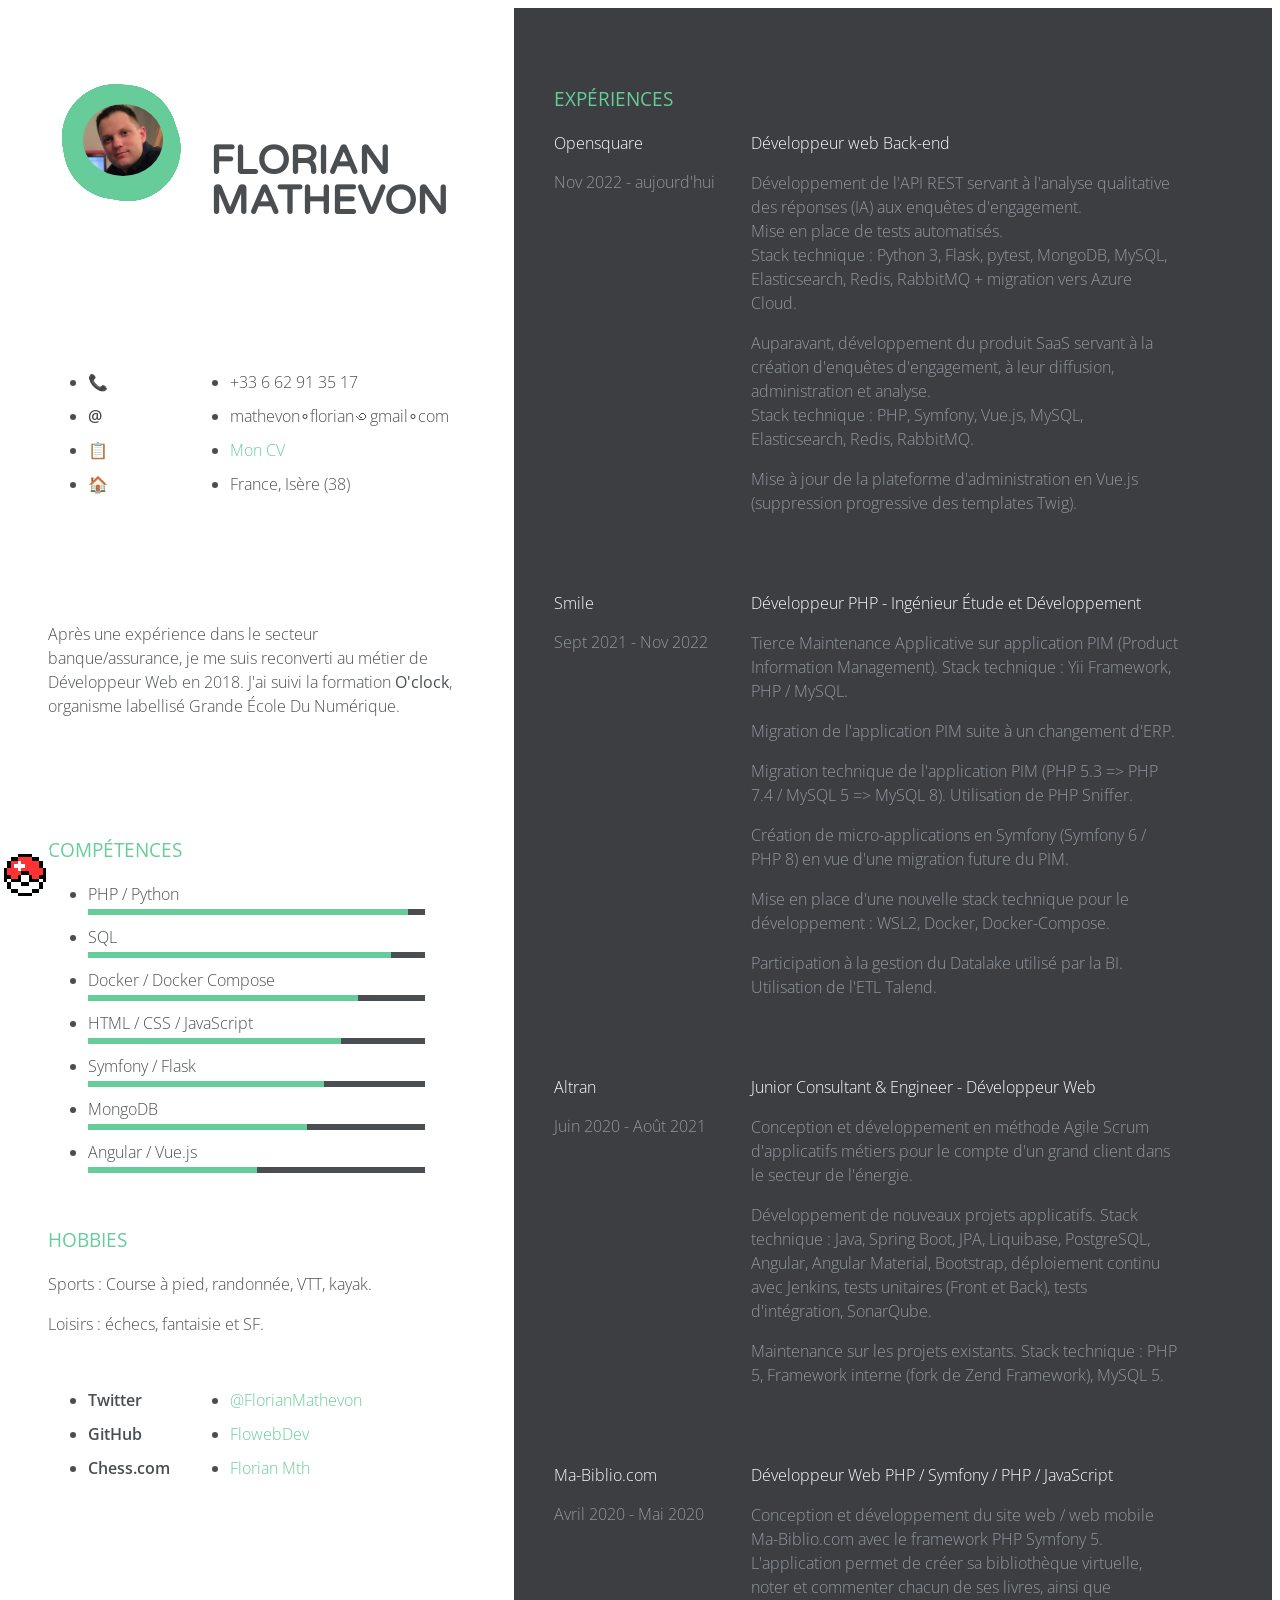
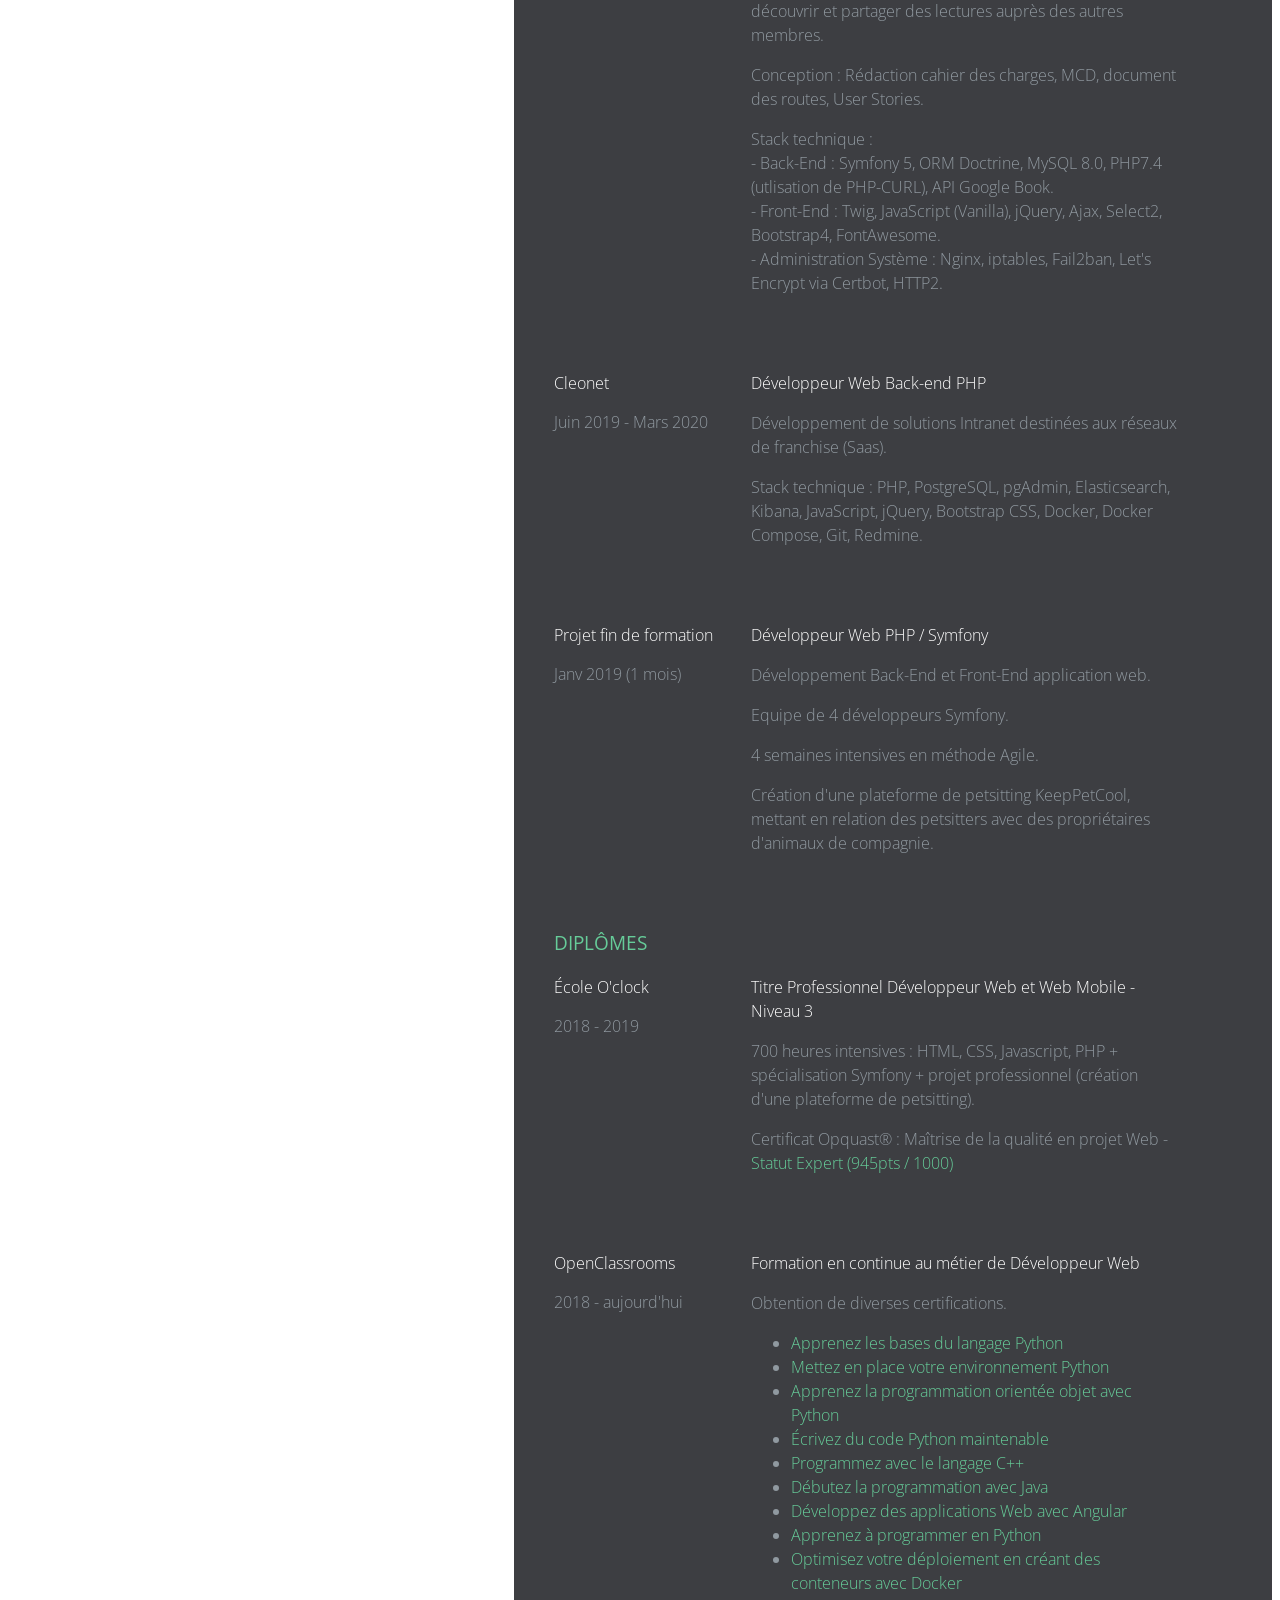
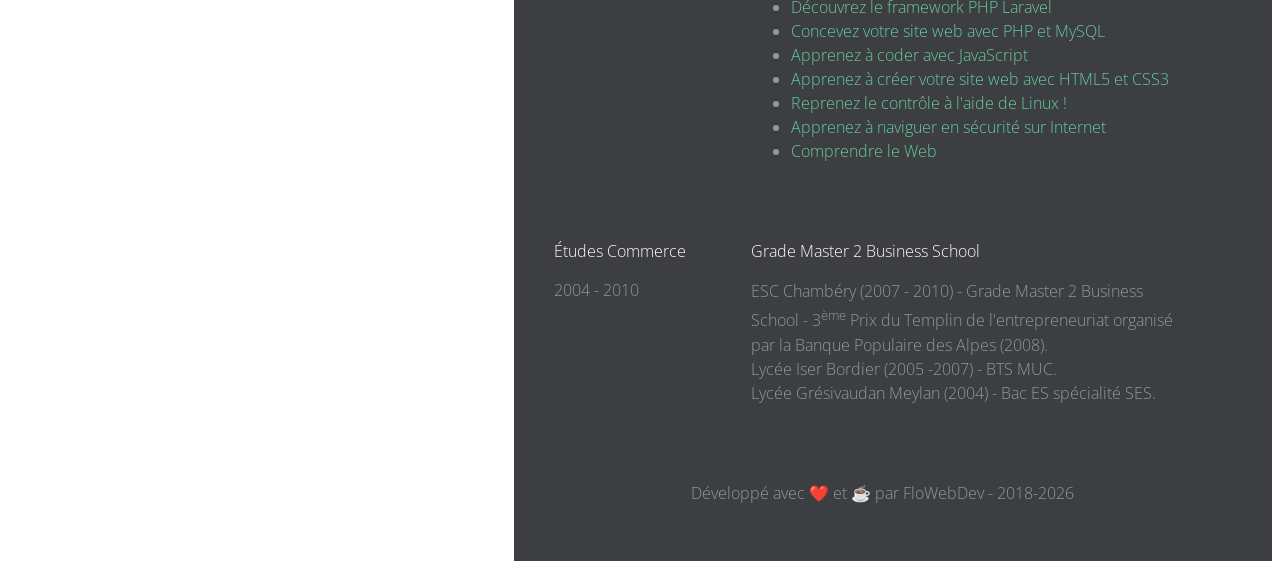
<file: index.html>
<!DOCTYPE html>
<html lang="fr">

<head>
    <meta charset="UTF-8">
    <meta name="viewport" content="width=device-width, initial-scale=1.0">
    <title>Florian Mathevon - Développeur Web PHP Python Javascript</title>
    <link rel="shortcut icon" href="/favicon.ico" type="image/x-icon">
    <link rel="stylesheet" href="/assets/css/style.css">
    <link rel="stylesheet" href="/assets/css/pixel_art.css">
    <meta name="description"
        content="Florian Mathevon - Développeur Web PHP Symfony Python Flask JavaScript Docker SQL MongoDB - Isère Grenoble">
    <meta name="keywords"
        content="développeur web, developpeur web, back-end, front-end, full-stack, fullstack, html, css, php, python, js, javascript, dev web, symfony, flask, pytest, grenoble, rhône-alpes, rhone-alpes, rhône alpes, rhone alpes">
</head>

<body>

    <div id="pixelArt"></div>

    <div class="resume-wrapper">
        <section class="profile section-padding">
            <div class="container">
                <div class="picture-resume-wrapper">
                    <div class="picture-resume">
                        <span><img src="/assets/media/florian-mathevon.webp" alt="" /></span>
                        <svg version="1.1" viewBox="0 0 350 350">

                            <defs>
                                <filter id="goo">
                                    <feGaussianBlur in="SourceGraphic" stdDeviation="8" result="blur" />
                                    <feColorMatrix in="blur" mode="matrix"
                                        values="1 0 0 0 0  0 1 0 0 0  0 0 1 0 0  0 0 0 21 -9" result="cm" />
                                </filter>
                            </defs>


                            <g filter="url(#goo)">

                                <circle id="main_circle" class="st0" cx="171.5" cy="175.6" r="130" />

                                <circle class="bubble0 st1" cx="171.5" cy="175.6" r="122.7" />
                                <circle class="bubble1 st1" cx="171.5" cy="175.6" r="122.7" />
                                <circle class="bubble2 st1" cx="171.5" cy="175.6" r="122.7" />
                                <circle class="bubble3 st1" cx="171.5" cy="175.6" r="122.7" />
                                <circle class="bubble4 st1" cx="171.5" cy="175.6" r="122.7" />
                                <circle class="bubble5 st1" cx="171.5" cy="175.6" r="122.7" />
                                <circle class="bubble6 st1" cx="171.5" cy="175.6" r="122.7" />
                                <circle class="bubble7 st1" cx="171.5" cy="175.6" r="122.7" />
                                <circle class="bubble8 st1" cx="171.5" cy="175.6" r="122.7" />
                                <circle class="bubble9 st1" cx="171.5" cy="175.6" r="122.7" />
                                <circle class="bubble10 st1" cx="171.5" cy="175.6" r="122.7" />

                            </g>
                        </svg>
                    </div>
                    <div class="clearfix"></div>
                </div>
                <div class="name-wrapper">
                    <h1>Florian <br />Mathevon</h1>
                </div>
                <div class="clearfix"></div>
                <div class="contact-info clearfix">
                    <ul class="list-titles">
                        <li>📞</li>
                        <li>@</li>
                        <li>📋</li>
                        <li>🏠</li>
                    </ul>
                    <ul class="list-content ">
                        <li>+33 6 62 91 35 17</li>
                        <li>mathevon∘florian꩜gmail∘com</li>
                        <li><a href="https://www.doyoubuzz.com/florian-mathevon" , target="_blank">Mon CV</a></li>
                        <li>France, Isère (38)</li>
                    </ul>
                </div>

                <div class="contact-presentation">
                    <p>Après une expérience dans le secteur banque/assurance, je me suis reconverti au métier de
                        Développeur Web en 2018. J'ai suivi la formation <span class="bold">O'clock</span>, organisme
                        labellisé Grande École Du Numérique.</p>
                </div>

                <div class="skills-hobbies clearfix">
                    <div class="section-wrapper clearfix">
                        <h3 class="section-title">Compétences</h3>
                        <ul>
                            <li class="skill-percentage">PHP / Python</li>
                            <li class="skill-percentage">SQL</li>
                            <li class="skill-percentage">Docker / Docker Compose</li>
                            <li class="skill-percentage">HTML / CSS / JavaScript</li>
                            <li class="skill-percentage">Symfony / Flask</li>
                            <li class="skill-percentage">MongoDB</li>
                            <li class="skill-percentage">Angular / Vue.js</li>
                        </ul>

                    </div>

                    <div class="section-wrapper clearfix">
                        <h3 class="section-title">Hobbies</h3>
                        <p>Sports : Course à pied, randonnée, VTT, kayak.</p>

                        <p>Loisirs : échecs, fantaisie et SF.</p>
                    </div>
                </div>

                <div class="contact-social clearfix">
                    <ul class="list-titles">
                        <li>Twitter</li>
                        <li>GitHub</li>
                        <li>Chess.com</li>
                    </ul>
                    <ul class="list-content">
                        <li><a href="https://x.com/florianmathevon" target="_blank" rel="nofollow">@FlorianMathevon</a>
                        </li>
                        <li><a href="https://github.com/FloWebDev" target="_blank">FlowebDev</a></li>
                        <li><a href="https://www.chess.com/member/jurachesspark" target="_blank" rel="nofollow">Florian
                                Mth</a></li>
                    </ul>
                </div>
            </div>
        </section>

        <section class="experience section-padding">
            <div class="container">
                <h3 class="experience-title">Expériences</h3>

                <div class="experience-wrapper">
                    <div class="company-wrapper clearfix">
                        <div class="experience-title">Opensquare</div>
                        <div class="time">Nov 2022 - aujourd'hui</div>
                    </div>

                    <div class="job-wrapper clearfix">
                        <div class="experience-title">Développeur web Back-end</div>
                        <div class="company-description">
                            <p>
                                Développement de l'API REST servant à l'analyse qualitative des réponses (IA) aux
                                enquêtes d'engagement. <br>
                                Mise en place de tests automatisés.<br>
                                Stack technique : Python 3, Flask, pytest, MongoDB, MySQL, Elasticsearch, Redis,
                                RabbitMQ + migration vers Azure Cloud.
                            </p>
                            <p>
                                Auparavant, développement du produit SaaS servant à la création d'enquêtes
                                d'engagement, à leur diffusion, administration et analyse.<br>
                                Stack technique : PHP, Symfony, Vue.js, MySQL, Elasticsearch, Redis, RabbitMQ.<br>
                            </p>
                            <p>
                                Mise à jour de la plateforme d'administration en Vue.js (suppression progressive des
                                templates Twig).
                            </p>
                        </div>
                    </div>

                    <div class="company-wrapper clearfix">
                        <div class="experience-title">Smile</div>
                        <div class="time">Sept 2021 - Nov 2022</div>
                    </div>

                    <div class="job-wrapper clearfix">
                        <div class="experience-title">Développeur PHP - Ingénieur Étude et Développement</div>
                        <div class="company-description">
                            <p>Tierce Maintenance Applicative sur application PIM (Product Information Management).
                                Stack technique : Yii Framework, PHP / MySQL.</p>
                            <p>Migration de l'application PIM suite à un changement d'ERP.</p>
                            <p>Migration technique de l'application PIM (PHP 5.3 => PHP 7.4 / MySQL 5 => MySQL 8).
                                Utilisation de PHP Sniffer.</p>
                            <p>Création de micro-applications en Symfony (Symfony 6 / PHP 8) en vue d'une migration
                                future du PIM.</p>
                            <p>Mise en place d'une nouvelle stack technique pour le développement : WSL2, Docker,
                                Docker-Compose.</p>
                            <p>Participation à la gestion du Datalake utilisé par la BI. Utilisation de l'ETL Talend.
                            </p>
                        </div>
                    </div>

                    <div class="company-wrapper clearfix">
                        <div class="experience-title">Altran</div>
                        <div class="time">Juin 2020 - Août 2021</div>
                    </div>

                    <div class="job-wrapper clearfix">
                        <div class="experience-title">Junior Consultant & Engineer - Développeur Web</div>
                        <div class="company-description">
                            <p>Conception et développement en méthode Agile Scrum d'applicatifs métiers pour le compte
                                d'un grand client dans le secteur de l'énergie.</p>
                            <p>Développement de nouveaux projets applicatifs. Stack technique : Java, Spring Boot, JPA,
                                Liquibase, PostgreSQL, Angular, Angular Material, Bootstrap, déploiement continu avec
                                Jenkins, tests unitaires (Front et Back), tests d'intégration, SonarQube.</p>
                            <p>Maintenance sur les projets existants. Stack technique : PHP 5, Framework interne (fork
                                de Zend Framework), MySQL 5.</p>
                        </div>
                    </div>


                    <div class="company-wrapper clearfix">
                        <div class="experience-title">Ma-Biblio.com</div>
                        <div class="time">Avril 2020 - Mai 2020</div>
                    </div>

                    <div class="job-wrapper clearfix">
                        <div class="experience-title">Développeur Web PHP / Symfony / PHP / JavaScript</div>
                        <div class="company-description">
                            <p>Conception et développement du site web / web mobile Ma-Biblio.com avec le framework PHP
                                Symfony 5.<br>
                                L'application permet de créer sa bibliothèque virtuelle, noter et commenter chacun de
                                ses livres, ainsi que découvrir et partager des lectures auprès des autres membres.</p>
                            <p>Conception : Rédaction cahier des charges, MCD, document des routes, User Stories.</p>
                            <p>
                                Stack technique :<br>
                                - Back-End : Symfony 5, ORM Doctrine, MySQL 8.0, PHP7.4 (utlisation de PHP-CURL), API
                                Google Book.<br>
                                - Front-End : Twig, JavaScript (Vanilla), jQuery, Ajax, Select2, Bootstrap4,
                                FontAwesome.<br>
                                - Administration Système : Nginx, iptables, Fail2ban, Let's Encrypt via Certbot, HTTP2.
                            </p>
                        </div>
                    </div>

                    <div class="company-wrapper clearfix">
                        <div class="experience-title">Cleonet</div>
                        <div class="time">Juin 2019 - Mars 2020</div>
                    </div>

                    <div class="job-wrapper clearfix">
                        <div class="experience-title">Développeur Web Back-end PHP</div>
                        <div class="company-description">
                            <p>Développement de solutions Intranet destinées aux réseaux de franchise (Saas).</p>
                            <p>Stack technique : PHP, PostgreSQL, pgAdmin, Elasticsearch, Kibana, JavaScript, jQuery,
                                Bootstrap CSS, Docker, Docker Compose, Git, Redmine.</p>
                        </div>
                    </div>

                    <div class="company-wrapper clearfix">
                        <div class="experience-title">Projet fin de formation</div>
                        <div class="time">Janv 2019 (1 mois)</div>
                    </div>

                    <div class="job-wrapper clearfix">
                        <div class="experience-title">Développeur Web PHP / Symfony</div>
                        <div class="company-description">
                            <p>Développement Back-End et Front-End application web.</p>
                            <p>Equipe de 4 développeurs Symfony.</p>
                            <p>4 semaines intensives en méthode Agile.</p>
                            <p>Création d'une plateforme de petsitting KeepPetCool, mettant en relation des petsitters
                                avec des propriétaires d'animaux de compagnie.</p>
                        </div>
                    </div>
                </div>

                <div class="experience-wrapper">
                    <h3 class="experience-title">Diplômes</h3>
                    <div class="company-wrapper clearfix">
                        <div class="experience-title">École O'clock</div>
                        <div class="time">2018 - 2019</div>
                    </div>

                    <div class="job-wrapper clearfix">
                        <div class="experience-title">Titre Professionnel Développeur Web et Web Mobile - Niveau 3</div>
                        <div class="company-description">
                            <p>
                                700 heures intensives : HTML, CSS, Javascript, PHP + spécialisation Symfony + projet
                                professionnel (création d'une plateforme de petsitting).
                            </p>
                            <p>
                                Certificat Opquast® : Maîtrise de la qualité en projet Web - <a
                                    href="https://directory.opquast.com/fr/certificat/LE5092/" target="_blank"
                                    rel="nofollow">Statut
                                    Expert
                                    (945pts / 1000)</a>
                            </p>
                        </div>
                    </div>


                    <div class="company-wrapper clearfix">
                        <div class="experience-title">OpenClassrooms</div>
                        <div class="time">2018 - aujourd'hui</div>
                    </div>

                    <div class="job-wrapper clearfix">
                        <div class="experience-title">Formation en continue au métier de Développeur Web</div>
                        <div class="company-description">
                            <p>
                                Obtention de diverses certifications.
                            </p>
                            <p>
                            <ul>
                                <li>
                                    <a href="https://openclassrooms.com/fr/course-certificates/1858005111"
                                        target="_blank" rel="nofollow">Apprenez les bases du langage Python</a>
                                </li>
                                <li>
                                    <a href="https://openclassrooms.com/fr/course-certificates/8295646132"
                                        target="_blank" rel="nofollow">Mettez en place votre environnement Python</a>
                                </li>
                                <li>
                                    <a href="https://openclassrooms.com/fr/course-certificates/3585069838"
                                        target="_blank" rel="nofollow">Apprenez la programmation orientée objet avec
                                        Python</a>
                                </li>
                                <li>
                                    <a href="https://openclassrooms.com/fr/course-certificates/5396952848"
                                        target="_blank" rel="nofollow">Écrivez du code Python maintenable</a>
                                </li>
                                <li>
                                    <a href="https://openclassrooms.com/fr/course-certificates/4377835770"
                                        target="_blank" rel="nofollow">Programmez avec le langage C++</a>
                                </li>
                                <li>
                                    <a href="https://openclassrooms.com/fr/course-certificates/3795151866"
                                        target="_blank" rel="nofollow">Débutez la programmation avec Java</a>
                                </li>
                                <li>
                                    <a href="https://openclassrooms.com/fr/course-certificates/6418352261"
                                        target="_blank" rel="nofollow">Développez des applications Web avec Angular</a>
                                </li>
                                <li>
                                    <a href="https://openclassrooms.com/fr/course-certificates/1593964973"
                                        target="_blank" rel="nofollow">Apprenez à programmer en Python</a>
                                </li>
                                <li>
                                    <a href="https://openclassrooms.com/fr/course-certificates/2082674426"
                                        target="_blank" rel="nofollow">Optimisez
                                        votre déploiement en créant des conteneurs avec Docker</a>
                                </li>
                                <li>
                                    <a href="https://openclassrooms.com/fr/course-certificates/5578885542"
                                        target="_blank" rel="nofollow">Découvrez le framework PHP Laravel
                                    </a>
                                </li>
                                <li>
                                    <a href="https://openclassrooms.com/fr/course-certificates/9059563270"
                                        target="_blank" rel="nofollow">Concevez votre site web avec PHP et MySQL</a>
                                </li>
                                <li>
                                    <a href="https://openclassrooms.com/fr/course-certificates/6616527759"
                                        target="_blank" rel="nofollow">Apprenez à coder avec JavaScript</a>
                                </li>
                                <li>
                                    <a href="https://openclassrooms.com/fr/course-certificates/6872450412"
                                        target="_blank" rel="nofollow">Apprenez à créer votre site web avec HTML5 et
                                        CSS3</a>
                                </li>
                                <li>
                                    <a href="https://openclassrooms.com/fr/course-certificates/7803043480"
                                        target="_blank" rel="nofollow">Reprenez le contrôle à l'aide de Linux !</a>
                                </li>
                                <li>
                                    <a href="https://openclassrooms.com/fr/course-certificates/8086033076"
                                        target="_blank" rel="nofollow">Apprenez à naviguer en sécurité sur Internet</a>
                                </li>
                                <li>
                                    <a href="https://openclassrooms.com/fr/course-certificates/4884366396"
                                        target="_blank" rel="nofollow">Comprendre le Web</a>
                                </li>
                            </ul>
                            </p>
                        </div>
                    </div>

                    <div class="company-wrapper clearfix">
                        <div class="experience-title">Études Commerce</div>
                        <div class="time">2004 - 2010</div>
                    </div>

                    <div class="job-wrapper clearfix">
                        <div class="experience-title">Grade Master 2 Business School</div>
                        <div class="company-description">
                            <p>
                                ESC Chambéry (2007 - 2010) - Grade Master 2 Business School - 3<sup>ème</sup> Prix du
                                Templin de l'entrepreneuriat organisé par la Banque Populaire des Alpes (2008).<br>
                                Lycée Iser Bordier (2005 -2007) - BTS MUC.<br>
                                Lycée Grésivaudan Meylan (2004) - Bac ES spécialité SES.
                            </p>
                        </div>
                    </div>
                </div>

                <p>
                    Développé avec ❤️ et ☕ par FloWebDev - 2018-<span id="currentYear"></span>
                </p>

            </div>

        </section>
    </div>

    <script src="/assets/js/TweenMax.min.js"></script>
    <script src="/assets/js/app.js"></script>

</body>

</html>
</file>
<file: assets/css/style.css>
@import url(https://fonts.googleapis.com/css?family=Varela+Round);
 @import url(https://fonts.googleapis.com/css?family=Open+Sans:400,300,600,700);
 *, *::after, *::before {
	 box-sizing: border-box;
}
 html, body {
	 height: 100%;
}
 body {
	 font-family: 'Open Sans', sans-serif;
	 font-size: 16px;
	 line-height: 1.5em;
}
 a {
	 color: #6c9;
	 text-decoration: none;
}
 .clearfix::after, .clearfix::before {
	 content: " ";
	 display: table;
}
 .clearfix::after {
	 clear: both;
}
 .bold {
	 color: #4a4e51;
	 font-weight: 400;
}
 .resume-wrapper {
	 position: relative;
	 text-align: center;
	 height: 100%;
}
 .container {
	 min-height: 600px;
}
 .profile {
	 background: #fff;
	 width: 40%;
	 float: left;
	 color: #4a4e51;
	 /* color: #9099a0; */
}
 @media (max-width: 850px) {
	 .profile {
		 width: 100%;
	}
}
 .profile .name-wrapper {
	 float: left;
	 width: 60%;
}
 .profile h1 {
	 font-size: 2.5em;
	 text-align: left;
	 font-family: 'Varela Round', sans-serif;
	 color: #4a4e51;
	 text-transform: uppercase;
	 line-height: 1em;
	 padding-top: 40px;
}
 @media (max-width: 1200px) {
	 .profile h1 {
		 padding-top: 20px;
	}
}
 @media (max-width: 450px) {
	 .profile h1 {
		 font-size: 1.8em;
		 padding-top: 20px;
	}
}
 .profile li {
	 margin-bottom: 10px;
}
 .profile .picture-resume-wrapper {
	 width: 40%;
	 display: block;
	 float: left;
}
 @media (max-width: 1200px) {
	 .profile .picture-resume-wrapper {
		 width: 100%;
	}
}
 .profile .picture-resume {
	 width: 220px;
	 height: 220px;
	 background-size: cover;
	 border-radius: 50%;
	 margin-right: 0px;
	 display: table;
	 position: relative;
	 vertical-align: middle;
}
 .profile .picture-resume span {
	 display: table-cell;
	 vertical-align: middle;
	 position: relative;
	 margin: 0 auto;
	 z-index: 10;
	 text-align: center;
}
 .profile .picture-resume img {
	 border-radius: 50%;
	 width: 130px;
}
 @media (max-width: 1500px) {
	 .profile .picture-resume img {
		 width: 80px;
	}
}
 @media (max-width: 1200px) {
	 .profile .picture-resume img {
		 width: 120px;
		 height: 120px;
	}
}
 @media (max-width: 1500px) {
	 .profile .picture-resume {
		 width: 150px;
		 height: 150px;
	}
}
 @media (max-width: 1200px) {
	 .profile .picture-resume {
		 width: 200px;
		 height: 200px;
	}
}
 @media (max-width: 450px) {
	 .profile .picture-resume {
		 width: 180px;
		 height: 180px;
	}
}
 .profile .contact-info {
	 margin-top: 100px;
	 font-weight: 300;
}
 @media (max-width: 1200px) {
	 .profile .contact-info {
		 margin-top: 70px;
	}
}
 @media (max-width: 450px) {
	 .profile .contact-info {
		 margin-top: 50px;
	}
}
 .profile .list-titles {
	 float: left;
	 text-align: left;
	 font-weight: 600;
	 width: 35%;
	 color: #4a4e51;
}
 .profile .list-content {
	 float: left;
	 width: 65%;
	 text-align: left;
	 font-weight: 300;
}
 .profile .contact-presentation {
	 text-align: left;
	 font-weight: 300;
	 margin-top: 100px;
	 margin-bottom: 100px;
}
 @media (max-width: 1200px) {
	 .profile .contact-presentation {
		 margin-top: 70px;
		 margin-bottom: 70px;
	}
}
 @media (max-width: 850px) {
	 .profile .contact-presentation {
		 margin-top: 50px;
		 margin-bottom: 50px;
	}
}
 .profile svg {
	 width: 100%;
	 position: absolute;
	 top: 0;
	 left: 0;
}
 .profile .st0, .profile .st1 {
	 fill: #6c9;
}
 .experience {
	 background: #3d3e42;
	 width: 60%;
	 float: left;
	 position: relative;
	 color: #9099a0;
	 font-weight: 300;
	 min-height: 100%;
	 min-height: 100vh;
}
 @media (max-width: 850px) {
	 .experience {
		 width: 100%;
	}
}
 .experience h3.experience-title {
	 color: #6c9;
	 text-align: left;
	 text-transform: uppercase;
	 font-size: 1.2em;
	 margin-bottom: 20px;
	 font-weight: 400;
}
 .experience .company-wrapper {
	 width: 30%;
	 float: left;
	 text-align: left;
	 padding-right: 5%;
	 margin-bottom: 60px;
}
 @media (max-width: 450px) {
	 .experience .company-wrapper {
		 width: 100%;
		 margin-bottom: 20px;
	}
}
 .experience .job-wrapper {
	 width: 70%;
	 float: left;
	 text-align: left;
	 padding-right: 5%;
	 margin-bottom: 60px;
}
 @media (max-width: 450px) {
	 .experience .job-wrapper {
		 width: 100%;
		 margin-bottom: 40px;
	}
}
 .experience .experience-title {
	 color: white;
	 margin-bottom: 15px;
}
 .section-padding {
	 padding: 60px 60px 40px 40px;
}
 @media (max-width: 850px) {
	 .section-padding {
		 padding: 80px 15% 40px 10%;
	}
}
 @media (max-width: 450px) {
	 .section-padding {
		 padding: 40px 10% 20px 5%;
	}
}
 .section-wrapper {
	 width: 100%;
	 float: left;
	 text-align: left;
	 color: #4a4e51;
	 /* color: #9099a0; */
	 font-weight: 300;
	 margin-bottom: 20px;
}
 @media (max-width: 450px) {
	 .section-wrapper {
		 width: 100%;
	}
}
 .section-wrapper:nth-child(1) {
	 padding-right: 7%;
}
 .section-wrapper h3.section-title {
	 color: #6c9;
	 text-align: left;
	 text-transform: uppercase;
	 font-size: 1.2em;
	 margin-bottom: 20px;
	 font-weight: 400;
}
 .section-wrapper .skill-percentage {
	 margin-bottom: 10px;
	 position: relative;
}
 .section-wrapper .skill-percentage::after {
	 content: "";
	 width: 100%;
	 height: 6px;
	 background: #4a4e51;
	 display: block;
	 margin-top: 3px;
}
 .section-wrapper .skill-percentage::before {
	 content: "";
	 height: 6px;
	 background: #6c9;
	 position: absolute;
	 margin-top: 3px;
	 bottom: 0;
}
 .section-wrapper .skill-percentage:nth-child(1)::before {
	 width: 95%;
	 animation: skill_1 0.6s ease;
}
 .section-wrapper .skill-percentage:nth-child(2)::before {
	 width: 90%;
	 animation: skill_2 0.6s ease;
}
 .section-wrapper .skill-percentage:nth-child(3)::before {
	 width: 80%;
	 animation: skill_3 0.6s ease;
}
 .section-wrapper .skill-percentage:nth-child(4)::before {
	 width: 75%;
	 animation: skill_4 0.6s ease;
}
 .section-wrapper .skill-percentage:nth-child(5)::before {
	 width: 70%;
	 animation: skill_5 0.6s ease;
}
 .section-wrapper .skill-percentage:nth-child(6)::before {
	 width: 65%;
	 animation: skill_6 0.6s ease;
}
 .section-wrapper .skill-percentage:nth-child(7)::before {
	 width: 50%;
	 animation: skill_6 0.6s ease;
}
 @keyframes skill_1 {
	 from {
		 width: 0%;
	}
	 to {
		 width: 80%;
	}
}
 @keyframes skill_2 {
	 from {
		 width: 0%;
	}
	 to {
		 width: 90%;
	}
}
 @keyframes skill_3 {
	 from {
		 width: 0%;
	}
	 to {
		 width: 50%;
	}
}
 @keyframes skill_4 {
	 from {
		 width: 0%;
	}
	 to {
		 width: 60%;
	}
}
 @keyframes skill_5 {
	 from {
		 width: 0%;
	}
	 to {
		 width: 70%;
	}
}
 @keyframes skill_6 {
	 from {
		 width: 0%;
	}
	 to {
		 width: 70%;
	}
}
 @keyframes skill_7 {
	 from {
		 width: 0%;
	}
	 to {
		 width: 70%;
	}
}
</file>
<file: assets/css/pixel_art.css>
#pixelArt {
    position: fixed;
    bottom: 0;
    left: 0;
    display: flex;
    justify-content: center;
    align-items: center;
    flex-flow: row wrap;
    width: 50px;
    height: 50px;
    z-index: 1;
}

.pixel_line {
    display: flex;
    justify-content: center;
    align-items: center;
    flex-flow: row nowrap;
    width: 100%;
    height: 100%;
}

.square--empty {
    background-color: #fff;
}

.square--plain {
    background-color: #000;
}

.square--light {
    background-color: #f33;
}

.square--highlight {
    background-color: #33f;
}

.square--skin {
    background-color: #ffc896;
}
</file>
